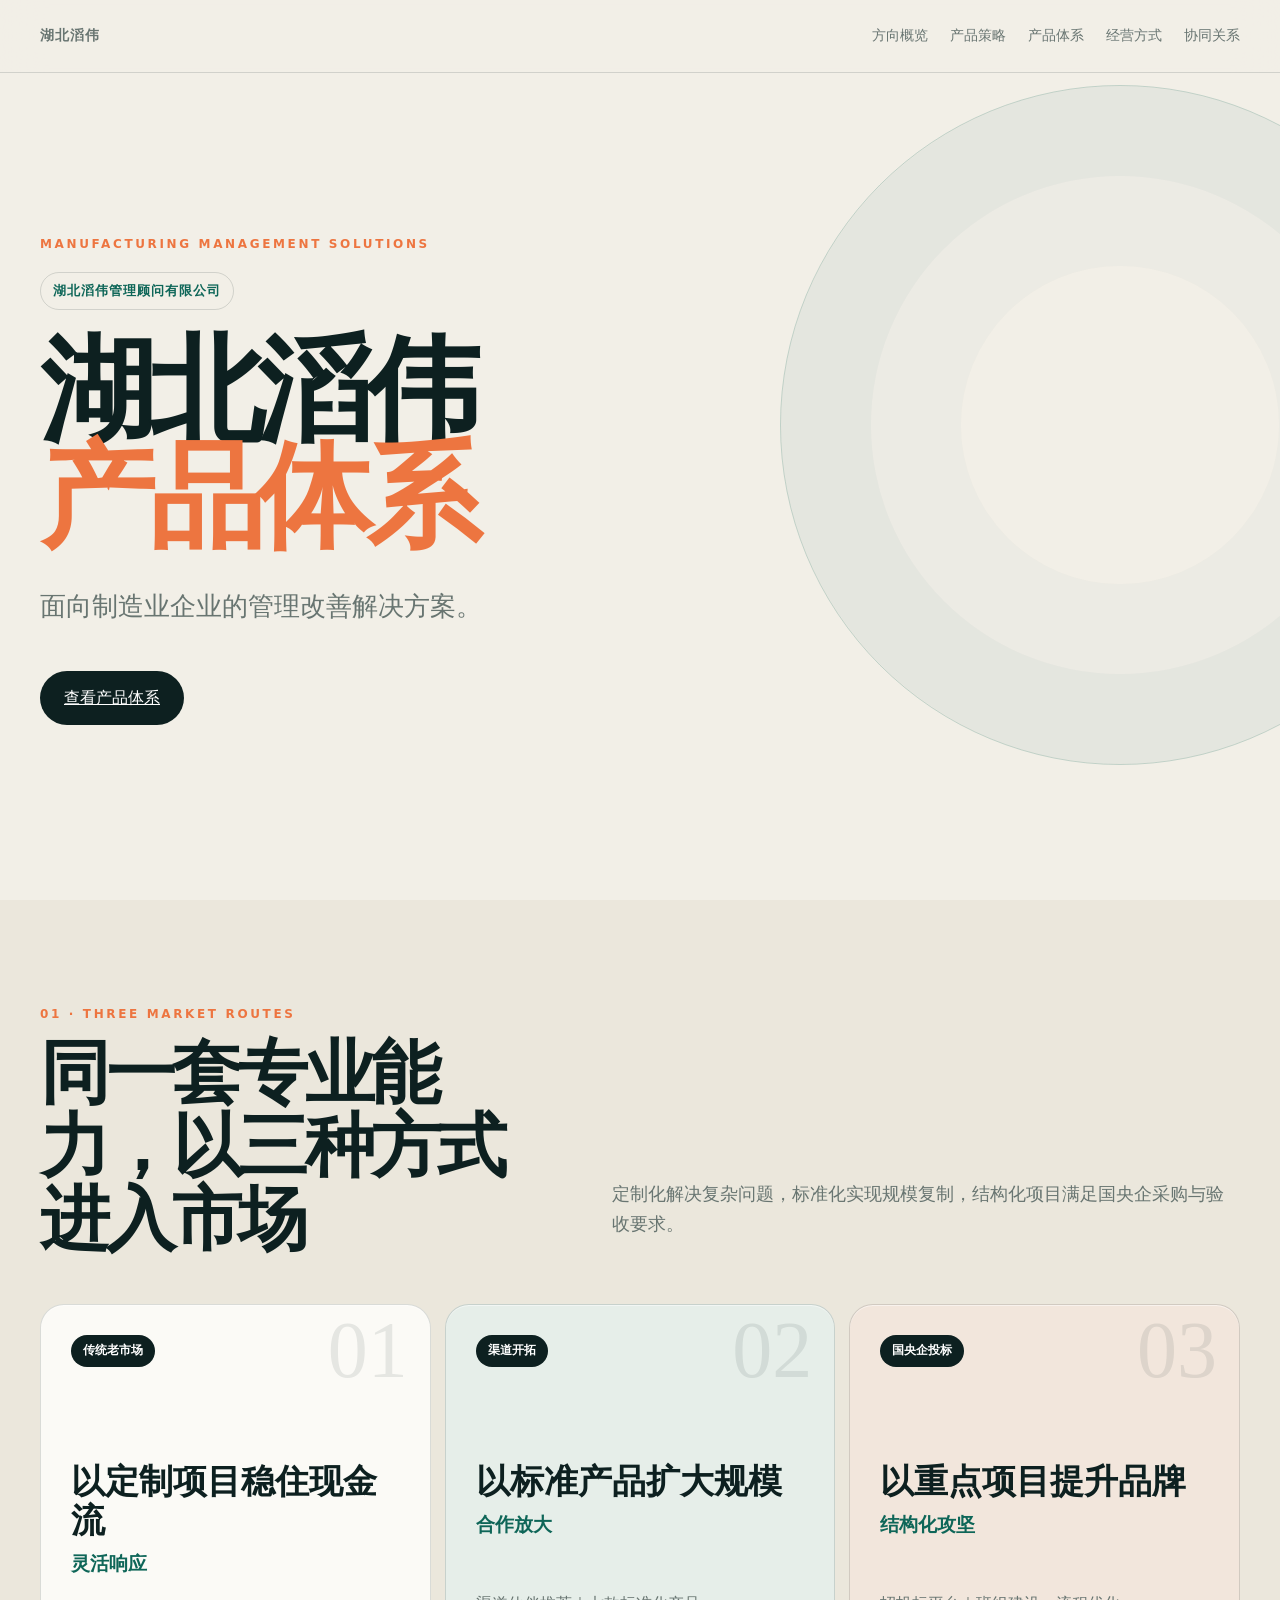
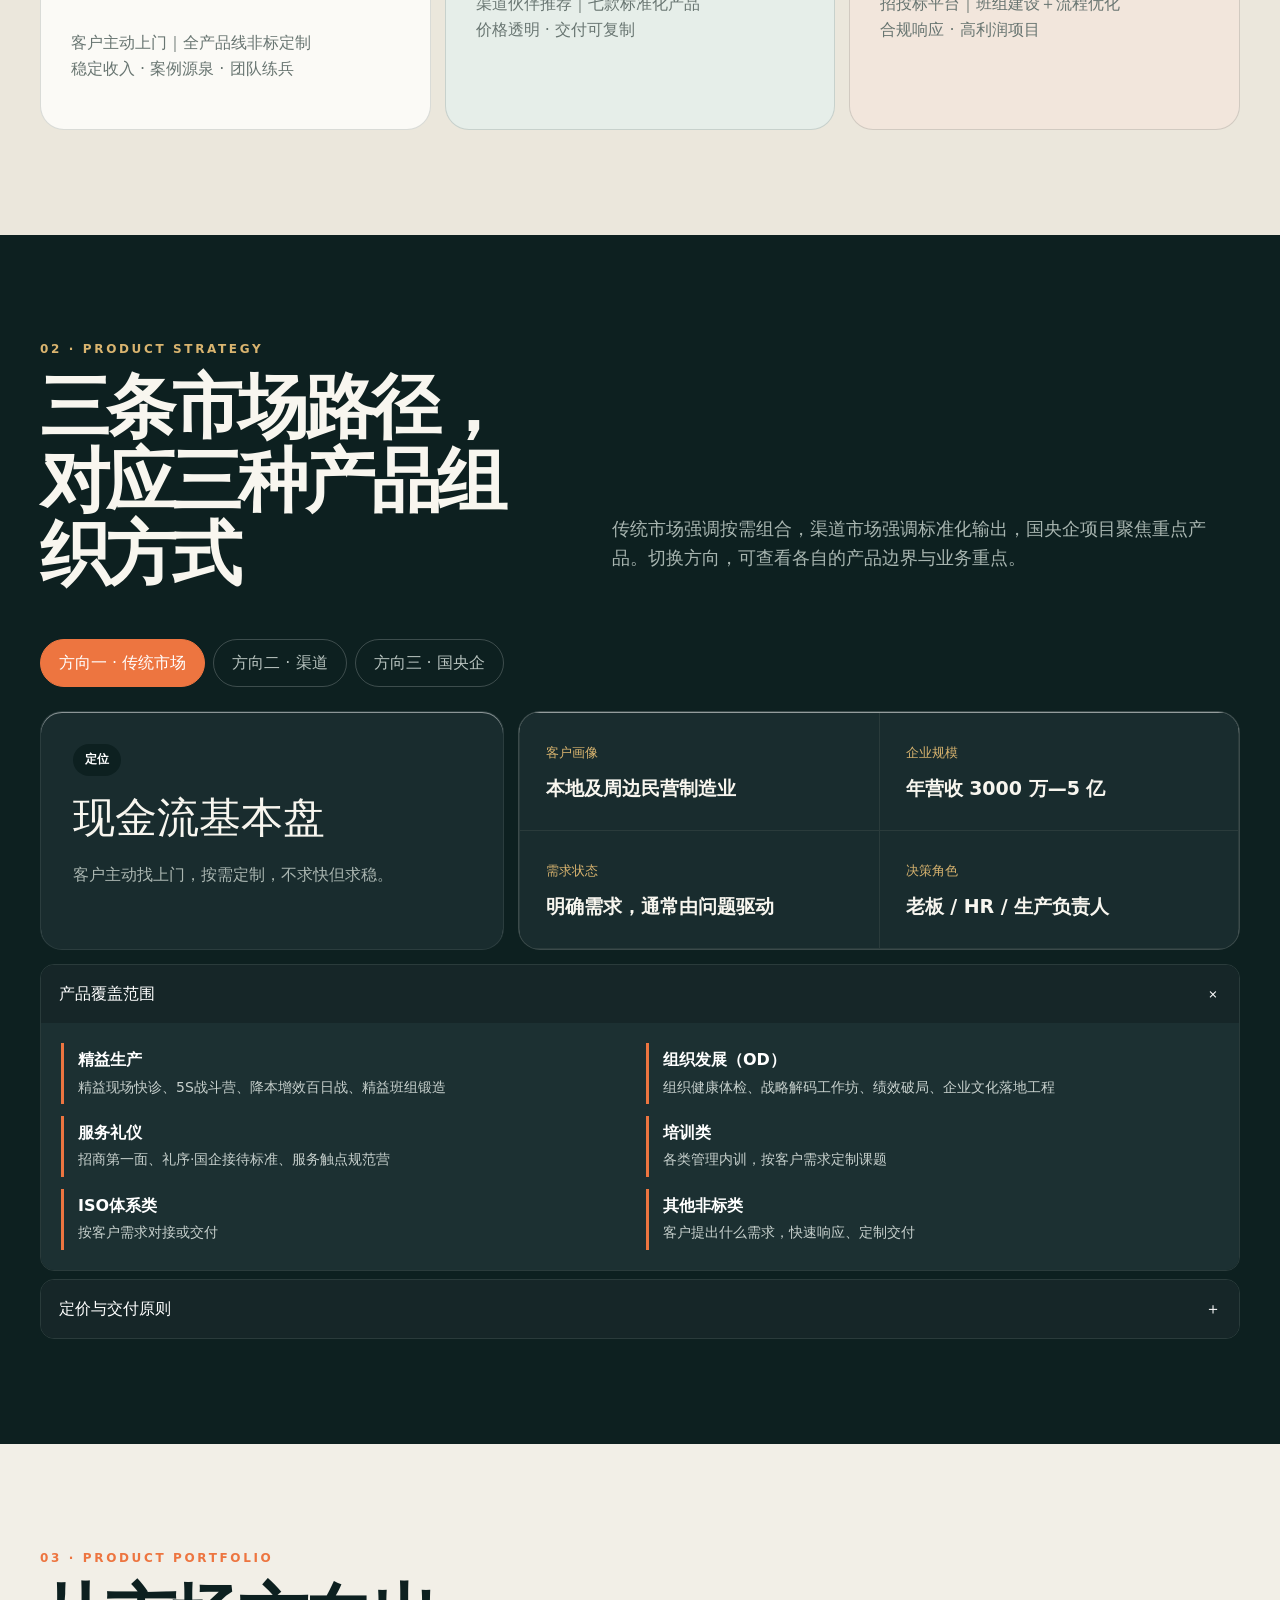
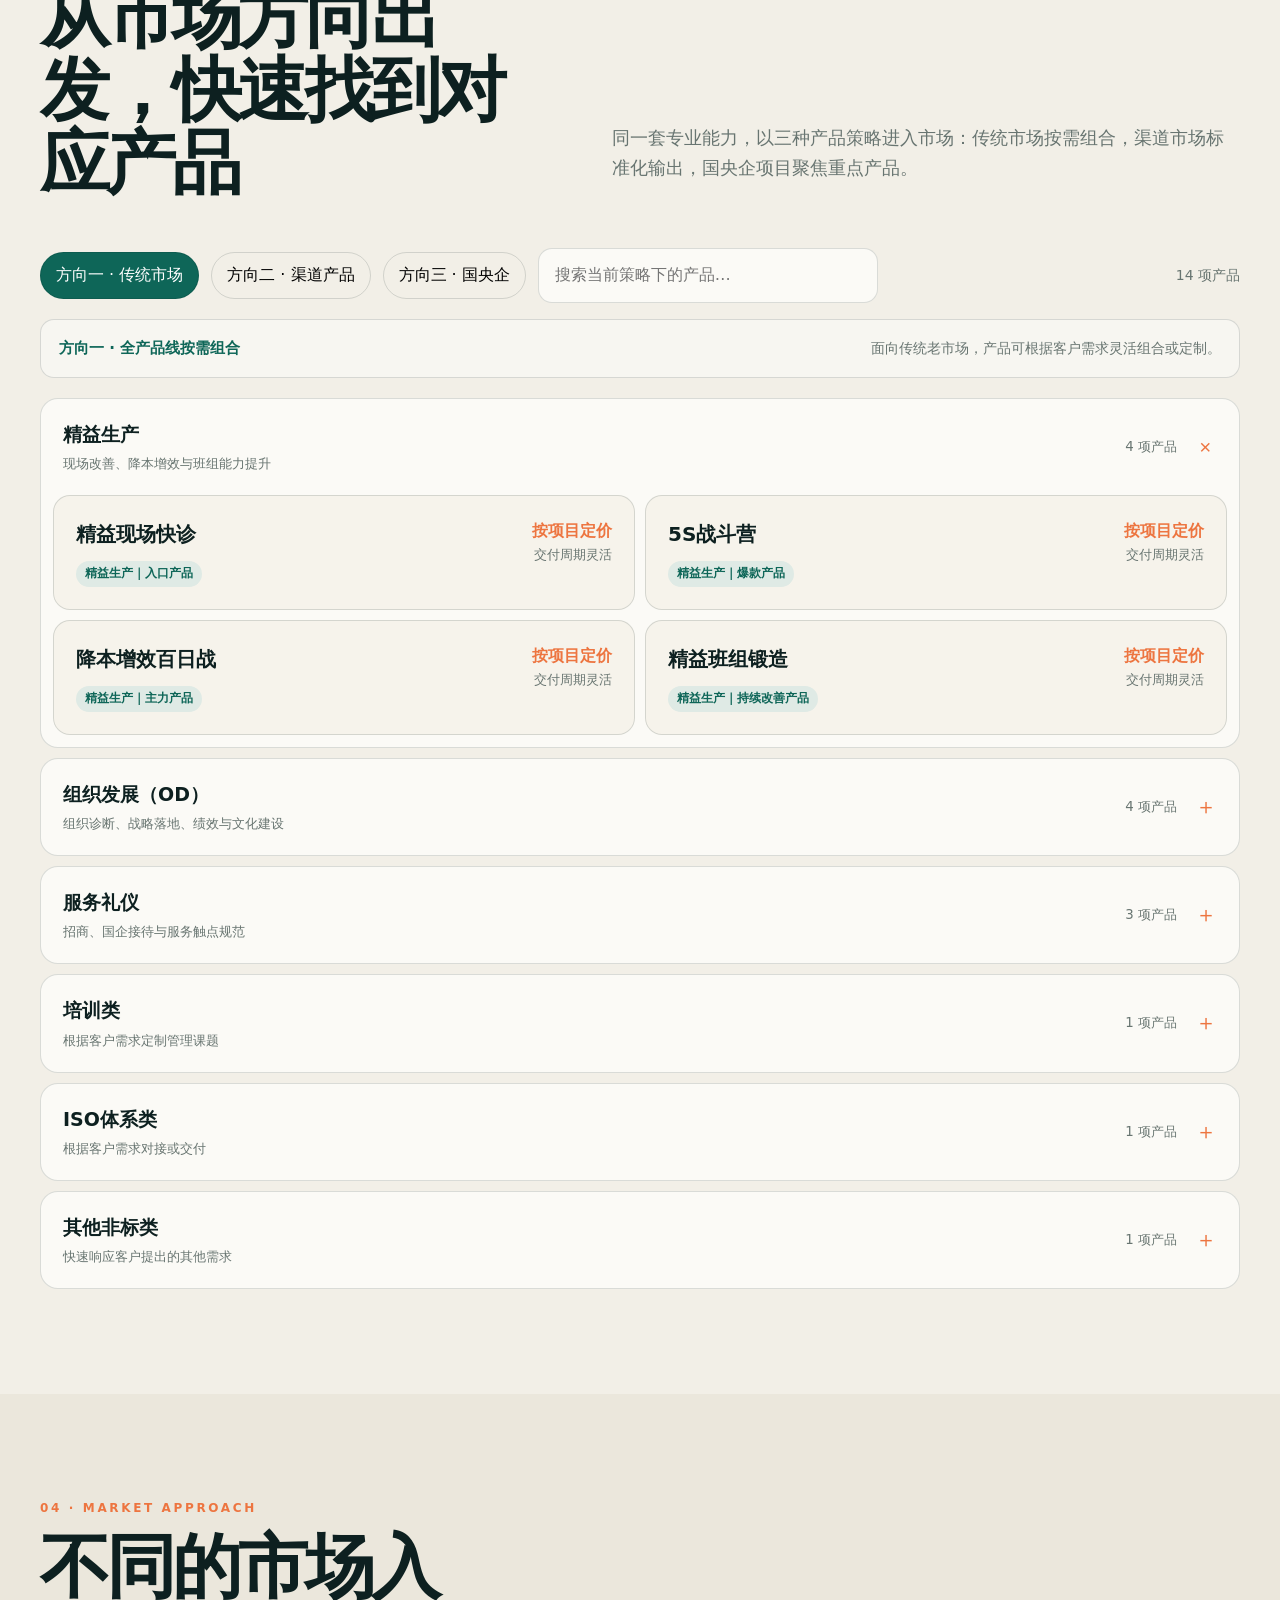
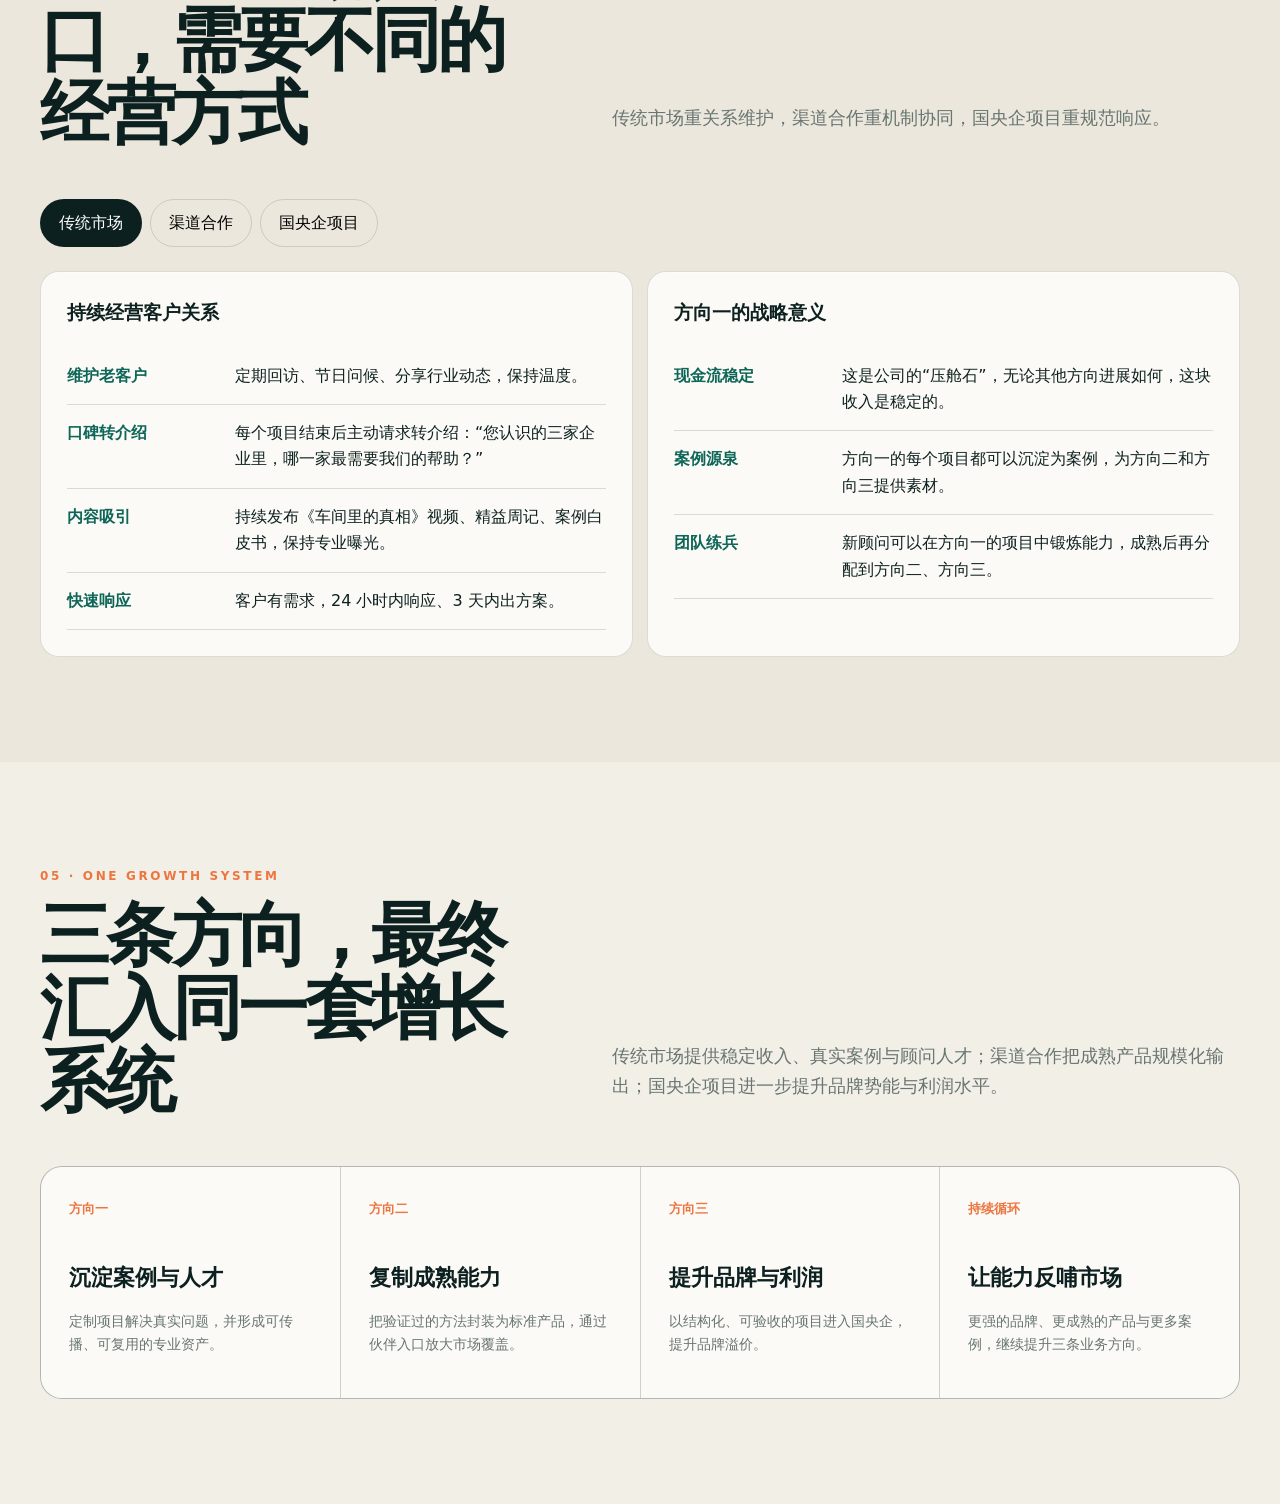
<file: product-training/index.html>
<!doctype html>
<html lang="zh-CN">
  <head>
    <meta charset="utf-8" />
    <meta name="viewport" content="width=device-width,initial-scale=1" />
    <title>湖北滔伟｜产品体系</title>
    <style>
      :root {
        --bg: #f2efe7;
        --paper: #fbfaf6;
        --ink: #0d2020;
        --green: #0e6658;
        --green2: #164b43;
        --mint: #dfeae5;
        --orange: #ed7540;
        --sand: #e7d9c5;
        --muted: #687571;
        --line: rgba(13, 32, 32, 0.14);
        --shadow: 0 30px 90px rgba(13, 32, 32, 0.14);
      }
      * {
        box-sizing: border-box;
      }
      html {
        scroll-behavior: smooth;
      }
      body {
        margin: 0;
        background: var(--bg);
        color: var(--ink);
        font-family: "PingFang SC", "Microsoft YaHei", system-ui, sans-serif;
        line-height: 1.65;
      }
      button,
      input {
        font: inherit;
      }
      button {
        cursor: pointer;
      }
      .shell {
        width: min(1200px, calc(100% - 40px));
        margin: auto;
      }
      .topbar {
        position: fixed;
        z-index: 30;
        inset: 0 0 auto;
        background: rgba(242, 239, 231, 0.83);
        backdrop-filter: blur(20px);
        border-bottom: 1px solid var(--line);
      }
      .nav {
        height: 72px;
        display: flex;
        align-items: center;
        gap: 28px;
      }
      .brand {
        font-weight: 900;
        letter-spacing: 0.08em;
      }
      .navlinks {
        margin-left: auto;
        display: flex;
        gap: 22px;
      }
      .nav a {
        font-size: 14px;
        text-decoration: none;
        color: var(--muted);
      }
      .meter {
        position: absolute;
        bottom: -1px;
        left: 0;
        height: 2px;
        width: 0;
        background: var(--orange);
      }
      .hero {
        min-height: 100svh;
        padding: 150px 0 90px;
        display: grid;
        align-items: center;
        overflow: hidden;
        position: relative;
      }
      .orbit {
        position: absolute;
        width: 680px;
        height: 680px;
        right: -180px;
        top: 85px;
        border: 1px solid rgba(14, 102, 88, 0.22);
        border-radius: 50%;
        box-shadow:
          inset 0 0 0 90px rgba(14, 102, 88, 0.035),
          inset 0 0 0 180px rgba(14, 102, 88, 0.025);
      }
      .kicker {
        color: var(--orange);
        font-size: 12px;
        font-weight: 900;
        letter-spacing: 0.22em;
      }
      .hero h1,
      .display {
        font-family: Georgia, "Songti SC", serif;
        letter-spacing: -0.055em;
      }
      .hero h1 {
        font-size: clamp(60px, 9vw, 126px);
        line-height: 0.92;
        margin: 28px 0 35px;
        max-width: 1000px;
      }
      .hero h1 em {
        font-style: normal;
        color: var(--orange);
      }
      .hero p {
        font-size: clamp(18px, 2vw, 26px);
        color: var(--muted);
        max-width: 760px;
      }
      .actions {
        display: flex;
        gap: 12px;
        margin-top: 44px;
      }
      .btn {
        border: 0;
        border-radius: 999px;
        padding: 14px 24px;
        transition: 0.25s;
      }
      .btn.dark {
        background: var(--ink);
        color: white;
      }
      .btn.line {
        border: 1px solid var(--line);
        background: transparent;
      }
      .btn:hover {
        transform: translateY(-3px);
      }
      .section {
        padding: 105px 0;
      }
      .dark {
        background: var(--ink);
        color: #f8f6ef;
      }
      .head {
        display: grid;
        grid-template-columns: 1fr 1.25fr;
        align-items: end;
        gap: 70px;
        margin-bottom: 48px;
      }
      .head h2 {
        font-size: clamp(40px, 5.5vw, 72px);
        line-height: 1.04;
        margin: 12px 0 0;
      }
      .head p {
        color: var(--muted);
        font-size: 18px;
      }
      .dark .head p {
        color: #a8b5b0;
      }
      .path {
        display: grid;
        grid-template-columns: repeat(4, 1fr);
        gap: 1px;
        background: var(--line);
        border: 1px solid var(--line);
        border-radius: 22px;
        overflow: hidden;
      }
      .path article {
        background: var(--paper);
        padding: 28px;
        min-height: 220px;
      }
      .path small {
        color: var(--orange);
        font-weight: 900;
      }
      .path h3 {
        margin: 38px 0 10px;
        font-size: 22px;
      }
      .path p {
        font-size: 14px;
        color: var(--muted);
      }
      .lab {
        background: var(--paper);
        border-radius: 28px;
        padding: 40px;
        box-shadow: var(--shadow);
      }
      .lab-top {
        display: grid;
        grid-template-columns: 1fr 1fr;
        gap: 34px;
      }
      .choices {
        display: grid;
        gap: 10px;
      }
      .choice {
        border: 1px solid var(--line);
        background: white;
        border-radius: 14px;
        padding: 15px;
        text-align: left;
        transition: 0.2s;
      }
      .choice:hover,
      .choice.active {
        background: var(--green);
        color: white;
        border-color: var(--green);
      }
      .result {
        background: var(--ink);
        color: white;
        border-radius: 20px;
        padding: 30px;
        display: grid;
        align-content: center;
      }
      .result small {
        color: #d6b06e;
      }
      .result h3 {
        font-size: 34px;
        margin: 8px 0;
      }
      .result p {
        color: #b8c3bf;
      }
      .engines {
        display: grid;
        grid-template-columns: repeat(3, 1fr);
        gap: 14px;
      }
      .engine {
        min-height: 410px;
        border-radius: 24px;
        padding: 30px;
        background: var(--paper);
        border: 1px solid var(--line);
        position: relative;
        overflow: hidden;
        transition: 0.35s;
      }
      .engine:nth-child(2) {
        background: #e6eee9;
      }
      .engine:nth-child(3) {
        background: #f2e6dc;
      }
      .engine:hover {
        transform: translateY(-8px);
        box-shadow: var(--shadow);
      }
      .engine .n {
        position: absolute;
        right: 22px;
        top: 0;
        font: 80px Georgia;
        color: rgba(13, 32, 32, 0.09);
      }
      .label {
        display: inline-block;
        background: var(--ink);
        color: white;
        border-radius: 999px;
        padding: 6px 12px;
        font-size: 12px;
        font-weight: 800;
      }
      .engine h3 {
        font-size: 34px;
        line-height: 1.15;
        margin: 95px 0 8px;
      }
      .engine b {
        color: var(--green);
        font-size: 19px;
      }
      .engine p {
        margin-top: 50px;
        color: var(--muted);
      }
      .tabs {
        display: flex;
        gap: 8px;
        flex-wrap: wrap;
        margin-bottom: 24px;
      }
      .tab {
        border: 1px solid rgba(255, 255, 255, 0.2);
        color: #b8c3bf;
        background: transparent;
        border-radius: 999px;
        padding: 10px 18px;
      }
      .tab.active {
        background: var(--orange);
        border-color: var(--orange);
        color: white;
      }
      .panel {
        display: none;
      }
      .panel.active {
        display: block;
        animation: rise 0.35s ease;
      }
      @keyframes rise {
        from {
          opacity: 0;
          transform: translateY(10px);
        }
        to {
          opacity: 1;
          transform: none;
        }
      }
      .summary {
        display: grid;
        grid-template-columns: 0.9fr 1.4fr;
        gap: 14px;
      }
      .statement,
      .facts {
        background: #192c2e;
        border: 1px solid rgba(255, 255, 255, 0.08);
        border-radius: 22px;
        padding: 32px;
      }
      .statement h3 {
        font:
          42px/1.18 Georgia,
          "Songti SC",
          serif;
        margin: 18px 0;
      }
      .statement p {
        color: #aab6b1;
      }
      .facts {
        display: grid;
        grid-template-columns: repeat(2, 1fr);
        gap: 1px;
        padding: 1px;
        overflow: hidden;
        background: rgba(255, 255, 255, 0.12);
      }
      .fact {
        background: #192c2e;
        padding: 26px;
      }
      .fact small {
        color: #d9b46f;
      }
      .fact strong {
        display: block;
        font-size: 19px;
        margin-top: 7px;
      }
      .accordion {
        margin-top: 14px;
        display: grid;
        gap: 8px;
      }
      .acc {
        border: 1px solid rgba(255, 255, 255, 0.12);
        border-radius: 14px;
        overflow: hidden;
      }
      .acc button {
        width: 100%;
        border: 0;
        background: #162628;
        color: white;
        padding: 16px 18px;
        text-align: left;
        display: flex;
        justify-content: space-between;
      }
      .acc .content {
        display: none;
        padding: 20px;
        background: #1c3032;
        color: #c7d0cd;
      }
      .acc.open .content {
        display: block;
      }
      .content-grid {
        display: grid;
        grid-template-columns: repeat(2, 1fr);
        gap: 12px;
      }
      .mini {
        border-left: 3px solid var(--orange);
        padding: 4px 0 4px 14px;
      }
      .mini b {
        display: block;
        color: white;
      }
      .mini span {
        font-size: 14px;
      }
      .toolbar {
        display: flex;
        gap: 12px;
        align-items: center;
        margin-bottom: 20px;
        flex-wrap: wrap;
      }
      .search {
        width: 340px;
        max-width: 100%;
        padding: 13px 16px;
        border: 1px solid var(--line);
        background: var(--paper);
        border-radius: 14px;
        outline: none;
      }
      .filter {
        border: 1px solid var(--line);
        background: transparent;
        border-radius: 999px;
        padding: 9px 15px;
      }
      .filter.active {
        background: var(--green);
        color: white;
      }
      .products {
        display: grid;
        grid-template-columns: repeat(2, 1fr);
        gap: 12px;
      }
      .product {
        background: var(--paper);
        border: 1px solid var(--line);
        border-radius: 17px;
        padding: 22px;
        display: grid;
        grid-template-columns: 1fr auto;
        gap: 15px;
        transition: 0.25s;
      }
      .product:hover {
        transform: translateY(-3px);
        border-color: var(--green);
      }
      .product h4 {
        margin: 0;
        font-size: 20px;
      }
      .product p {
        margin: 5px 0 0;
        color: var(--muted);
        font-size: 14px;
      }
      .price {
        text-align: right;
        color: var(--orange);
        font-weight: 900;
      }
      .price small {
        display: block;
        color: var(--muted);
        font-weight: 400;
      }
      .play-tabs {
        display: flex;
        gap: 8px;
        flex-wrap: wrap;
        margin-bottom: 24px;
      }
      .play-tab {
        border: 1px solid var(--line);
        background: transparent;
        border-radius: 999px;
        padding: 10px 18px;
      }
      .play-tab.active {
        background: var(--ink);
        color: white;
      }
      .play-panel {
        display: none;
      }
      .play-panel.active {
        display: block;
      }
      .grid2 {
        display: grid;
        grid-template-columns: repeat(2, 1fr);
        gap: 14px;
      }
      .card {
        background: var(--paper);
        border: 1px solid var(--line);
        border-radius: 19px;
        padding: 26px;
      }
      .card h3 {
        margin-top: 0;
      }
      .list {
        display: grid;
        gap: 0;
      }
      .row {
        display: grid;
        grid-template-columns: 150px 1fr;
        gap: 18px;
        padding: 15px 0;
        border-bottom: 1px solid var(--line);
      }
      .row b {
        color: var(--green);
      }
      .timeline {
        display: grid;
        grid-template-columns: repeat(4, 1fr);
        gap: 1px;
        background: var(--line);
        border: 1px solid var(--line);
        border-radius: 18px;
        overflow: hidden;
      }
      .timeline div {
        background: var(--paper);
        padding: 24px;
        min-height: 190px;
      }
      .timeline b {
        font-size: 12px;
        color: var(--orange);
      }
      .timeline h4 {
        font-size: 21px;
        margin: 30px 0 8px;
      }
      .quote {
        background: var(--green);
        color: white;
        border-radius: 22px;
        padding: 32px;
        font-size: 18px;
      }
      .quote strong {
        display: block;
        color: #d9b46f;
        margin-bottom: 15px;
      }
      .matrix {
        display: grid;
        grid-template-columns: 1.25fr repeat(3, 1fr);
        border-left: 1px solid var(--line);
        border-top: 1px solid var(--line);
      }
      .matrix > * {
        padding: 16px;
        border-right: 1px solid var(--line);
        border-bottom: 1px solid var(--line);
        background: var(--paper);
      }
      .matrix .mh {
        background: var(--ink);
        color: white;
        font-weight: 800;
      }
      .best {
        color: var(--green);
        font-weight: 900;
      }
      .quiz {
        background: var(--green);
        color: white;
        border-radius: 28px;
        padding: 50px;
      }
      .quiz h2 {
        font-size: 42px;
        margin: 0 0 28px;
      }
      .scenario {
        font-size: 21px;
        max-width: 850px;
      }
      .answers {
        display: flex;
        gap: 10px;
        flex-wrap: wrap;
        margin-top: 25px;
      }
      .ans {
        border: 1px solid rgba(255, 255, 255, 0.32);
        background: transparent;
        color: white;
        border-radius: 999px;
        padding: 12px 18px;
      }
      .feedback {
        margin-top: 20px;
        color: #f3d39a;
        min-height: 30px;
      }
      .actions-list {
        display: grid;
        grid-template-columns: repeat(4, 1fr);
        gap: 10px;
        margin-top: 36px;
      }
      .act {
        background: rgba(255, 255, 255, 0.1);
        border: 1px solid rgba(255, 255, 255, 0.15);
        border-radius: 14px;
        padding: 16px;
      }
      .act input {
        accent-color: var(--orange);
      }
      .top {
        position: fixed;
        right: 24px;
        bottom: 24px;
        width: 46px;
        height: 46px;
        border: 0;
        border-radius: 50%;
        background: var(--ink);
        color: white;
        opacity: 0;
        transition: 0.2s;
      }
      .top.show {
        opacity: 1;
      }
      .detail-note {
        margin-top: 14px;
        padding: 18px 20px;
        border-radius: 14px;
        background: #f0ece2;
        color: var(--muted);
        font-size: 14px;
      }
      .language-panel {
        margin-top: 14px;
        background: var(--green);
        color: white;
        border-radius: 22px;
        padding: 30px;
      }
      .language-panel h3 {
        margin: 6px 0 10px;
        font-size: 26px;
      }
      .language-panel p {
        margin: 0 0 20px;
        color: #dce9e5;
      }
      .language-grid {
        display: grid;
        grid-template-columns: repeat(2, 1fr);
        gap: 1px;
        background: rgba(255, 255, 255, 0.22);
        border: 1px solid rgba(255, 255, 255, 0.16);
        border-radius: 14px;
        overflow: hidden;
      }
      .language-item {
        background: var(--green);
        padding: 20px;
      }
      .language-item b {
        display: block;
        color: #f2d39e;
        margin-bottom: 6px;
      }
      .count {
        margin-left: auto;
        color: var(--muted);
        font-size: 14px;
      }
      .strategy-intro {
        display: flex;
        justify-content: space-between;
        gap: 20px;
        align-items: center;
        margin: -4px 0 20px;
        padding: 16px 18px;
        border: 1px solid var(--line);
        border-radius: 14px;
        background: rgba(255, 255, 255, 0.42);
        color: var(--muted);
        font-size: 14px;
      }
      .strategy-intro b {
        color: var(--green);
        font-size: 15px;
      }
      .empty {
        grid-column: 1/-1;
        padding: 42px;
        text-align: center;
        border: 1px dashed var(--line);
        border-radius: 18px;
        color: var(--muted);
      }
      .product {
        position: relative;
        overflow: hidden;
        animation: rise 0.3s ease both;
      }
      .product:before {
        content: "";
        position: absolute;
        left: 0;
        top: 0;
        bottom: 0;
        width: 3px;
        background: var(--green);
        opacity: 0;
        transition: 0.25s;
      }
      .product:hover:before {
        opacity: 1;
      }
      .product .tag {
        display: inline-flex;
        margin-top: 10px;
        padding: 3px 9px;
        border-radius: 999px;
        background: var(--mint);
        color: var(--green);
        font-size: 12px;
        font-weight: 800;
      }
      .filter,
      .tab,
      .play-tab {
        transition: 0.22s;
      }
      .filter:hover,
      .play-tab:hover {
        border-color: var(--green);
        transform: translateY(-1px);
      }
      .tab:hover {
        border-color: rgba(255, 255, 255, 0.55);
        color: white;
      }
      .filter:focus-visible,
      .tab:focus-visible,
      .play-tab:focus-visible,
      .acc button:focus-visible {
        outline: 3px solid rgba(237, 117, 64, 0.45);
        outline-offset: 3px;
      }
      .hero-simple {
        position: relative;
        z-index: 2;
      }
      .hero-simple h1 {
        max-width: 900px;
      }
      .hero-simple p {
        max-width: 560px;
      }
      .direction-board {
        display: grid;
        grid-template-columns: repeat(3, 1fr);
        gap: 14px;
      }
      .direction-card {
        min-height: 520px;
        display: flex;
        flex-direction: column;
        padding: 28px;
        border: 1px solid var(--line);
        border-radius: 26px;
        color: var(--ink);
        text-decoration: none;
        overflow: hidden;
        position: relative;
        transition: 0.35s cubic-bezier(0.2, 0.8, 0.2, 1);
      }
      .direction-card:after {
        content: "";
        position: absolute;
        width: 180px;
        height: 180px;
        right: -90px;
        top: -90px;
        border: 1px solid rgba(13, 32, 32, 0.12);
        border-radius: 50%;
        transition: 0.4s;
      }
      .direction-card:hover {
        transform: translateY(-9px);
        box-shadow: var(--shadow);
      }
      .direction-card:hover:after {
        transform: scale(1.35);
      }
      .d-one {
        background: #f9f7f0;
      }
      .d-two {
        background: #dfeae5;
      }
      .d-three {
        background: #f2e4d8;
      }
      .direction-top {
        display: flex;
        justify-content: space-between;
        align-items: center;
        color: var(--muted);
      }
      .direction-top span {
        color: var(--orange);
        font: 26px Georgia;
      }
      .direction-top small {
        font-size: 10px;
        font-weight: 900;
        letter-spacing: 0.16em;
      }
      .direction-title {
        margin: 74px 0 34px;
      }
      .direction-title p {
        margin: 0;
        color: var(--muted);
        font-size: 13px;
      }
      .direction-title h3 {
        margin: 4px 0 12px;
        font:
          34px/1.15 Georgia,
          "Songti SC",
          serif;
      }
      .direction-title b {
        color: var(--green);
        font-size: 16px;
      }
      .direction-card dl {
        margin: 0;
        border-top: 1px solid var(--line);
      }
      .direction-card dl div {
        display: grid;
        grid-template-columns: 78px 1fr;
        gap: 14px;
        padding: 12px 0;
        border-bottom: 1px solid var(--line);
      }
      .direction-card dt {
        color: var(--muted);
        font-size: 12px;
      }
      .direction-card dd {
        margin: 0;
        font-size: 14px;
        font-weight: 700;
      }
      .direction-go {
        margin-top: auto;
        padding-top: 28px;
        display: flex;
        justify-content: space-between;
        align-items: center;
        color: var(--green);
        font-size: 13px;
        font-weight: 800;
      }
      .direction-go i {
        display: grid;
        place-items: center;
        width: 34px;
        height: 34px;
        border-radius: 50%;
        background: var(--ink);
        color: white;
        font-style: normal;
        transition: 0.25s;
      }
      .direction-card:hover .direction-go i {
        transform: rotate(45deg);
        background: var(--orange);
      }
      .navlinks a {
        position: relative;
        transition: color 0.22s;
      }
      .navlinks a:after {
        content: "";
        position: absolute;
        left: 0;
        right: 100%;
        bottom: -8px;
        height: 2px;
        background: var(--orange);
        transition: 0.25s;
      }
      .navlinks a:hover,
      .navlinks a.current {
        color: var(--ink);
      }
      .navlinks a.current:after {
        right: 0;
      }
      .acc button span {
        transition: transform 0.25s ease;
      }
      .acc.open button span {
        transform: rotate(45deg);
      }
      .card,
      .product,
      .engine,
      .statement,
      .facts {
        box-shadow: 0 1px 0 rgba(255, 255, 255, 0.5) inset;
      }
      .section.reveal-ready .head,
      .section.reveal-ready > .shell > :not(.head) {
        opacity: 0;
        transform: translateY(18px);
        transition:
          opacity 0.6s ease,
          transform 0.6s ease;
      }
      .section.reveal-ready.is-visible .head,
      .section.reveal-ready.is-visible > .shell > :not(.head) {
        opacity: 1;
        transform: none;
      }
      .section.reveal-ready.is-visible > .shell > :not(.head) {
        transition-delay: 0.1s;
      }
      @media (prefers-reduced-motion: reduce) {
        html {
          scroll-behavior: auto;
        }
        *,
        *:before,
        *:after {
          animation-duration: 0.01ms !important;
          transition-duration: 0.01ms !important;
        }
      }
      .hero-layout {
        display: grid;
        grid-template-columns: 1.05fr 0.95fr;
        gap: clamp(40px, 7vw, 100px);
        align-items: center;
      }
      .hero-copy {
        position: relative;
        z-index: 2;
      }
      .hero-copy h1 {
        font-size: clamp(56px, 6.4vw, 92px);
        max-width: 760px;
      }
      .hero-mark {
        display: inline-flex;
        margin-top: 18px;
        padding: 7px 12px;
        border: 1px solid var(--line);
        border-radius: 999px;
        color: var(--green);
        font-size: 13px;
        font-weight: 800;
        letter-spacing: 0.08em;
      }
      .hero-system {
        position: relative;
        z-index: 2;
        padding: 16px;
        border: 1px solid rgba(13, 32, 32, 0.12);
        border-radius: 28px;
        background: rgba(251, 250, 246, 0.76);
        box-shadow: 0 36px 100px rgba(13, 32, 32, 0.16);
        backdrop-filter: blur(18px);
      }
      .system-top,
      .system-foot {
        display: flex;
        justify-content: space-between;
        align-items: center;
        padding: 10px 12px 18px;
      }
      .system-top span {
        color: var(--orange);
        font-size: 11px;
        font-weight: 900;
        letter-spacing: 0.2em;
      }
      .system-top b {
        font-size: 13px;
        color: var(--muted);
      }
      .system-row {
        display: grid;
        grid-template-columns: 42px 1fr auto;
        gap: 14px;
        align-items: center;
        padding: 21px 16px;
        border-top: 1px solid var(--line);
        color: var(--ink);
        text-decoration: none;
        transition: 0.25s;
      }
      .system-row:hover {
        background: var(--ink);
        color: white;
        border-radius: 16px;
        transform: translateX(-6px);
      }
      .system-row i {
        color: var(--orange);
        font: 18px Georgia;
      }
      .system-row b,
      .system-row small {
        display: block;
      }
      .system-row small {
        color: var(--muted);
        margin-top: 3px;
      }
      .system-row:hover small {
        color: #afbbb7;
      }
      .system-row em {
        color: var(--green);
        font-size: 12px;
        font-style: normal;
        font-weight: 900;
      }
      .system-row:hover em {
        color: #efb78b;
      }
      .system-foot {
        padding: 18px 12px 8px;
        color: var(--muted);
        font-size: 11px;
        letter-spacing: 0.08em;
      }
      .product-groups {
        display: grid;
        gap: 10px;
        grid-column: 1 / -1;
      }
      .product-group {
        border: 1px solid var(--line);
        border-radius: 18px;
        overflow: hidden;
        background: var(--paper);
      }
      .group-toggle {
        width: 100%;
        display: grid;
        grid-template-columns: 1fr auto auto;
        gap: 18px;
        align-items: center;
        padding: 20px 22px;
        border: 0;
        background: transparent;
        color: var(--ink);
        text-align: left;
      }
      .group-toggle b {
        font-size: 19px;
      }
      .group-toggle span b,
      .group-toggle span small {
        display: block;
      }
      .group-toggle span small {
        margin-top: 3px;
      }
      .group-toggle small {
        color: var(--muted);
      }
      .group-toggle i {
        color: var(--orange);
        font-style: normal;
        font-size: 22px;
        transition: 0.25s;
      }
      .product-group.open .group-toggle i {
        transform: rotate(45deg);
      }
      .group-body {
        display: none;
        grid-template-columns: repeat(2, 1fr);
        gap: 10px;
        padding: 0 12px 12px;
      }
      .product-group.open .group-body {
        display: grid;
        animation: rise 0.3s ease;
      }
      .group-body .product {
        box-shadow: none;
        background: #f6f3eb;
      }
      @media (max-width: 850px) {
        .navlinks {
          display: none;
        }
        .head,
        .lab-top,
        .summary,
        .hero-layout {
          grid-template-columns: 1fr;
        }
        .hero-system {
          max-width: 680px;
        }
        .path,
        .timeline,
        .actions-list {
          grid-template-columns: 1fr 1fr;
        }
        .engines,
        .direction-board,
        .products,
        .grid2 {
          grid-template-columns: 1fr;
        }
        .direction-card {
          min-height: 430px;
        }
        .content-grid,
        .group-body,
        .language-grid {
          grid-template-columns: 1fr;
        }
        .speech-parts {
          grid-template-columns: 1fr 1fr;
        }
        .hero {
          min-height: 850px;
        }
        .orbit {
          opacity: 0.4;
        }
        .section {
          padding: 75px 0;
        }
      }
      @media (max-width: 520px) {
        .shell {
          width: calc(100% - 24px);
        }
        .path,
        .timeline,
        .actions-list,
        .speech-parts {
          grid-template-columns: 1fr;
        }
        .hero h1 {
          font-size: 58px;
        }
        .head h2 {
          font-size: 42px;
        }
        .lab {
          padding: 24px;
        }
        .matrix {
          font-size: 12px;
          overflow: auto;
        }
        .matrix > * {
          padding: 10px;
        }
        .row {
          grid-template-columns: 1fr;
          gap: 4px;
        }
        .system-row {
          grid-template-columns: 34px 1fr;
        }
        .system-row em {
          display: none;
        }
        .strategy-intro {
          align-items: flex-start;
          flex-direction: column;
        }
      }
    </style>
  </head>
  <body>
    <nav class="topbar">
      <div class="shell nav">
        <a class="brand" href="#home">湖北滔伟</a>
        <div class="navlinks">
          <a href="#routes">方向概览</a><a href="#directions">产品策略</a
          ><a href="#products">产品体系</a><a href="#playbook">经营方式</a
          ><a href="#synergy">协同关系</a>
        </div>
      </div>
      <div class="meter" id="meter"></div>
    </nav>
    <main>
      <section class="hero" id="home">
        <div class="orbit"></div>
        <div class="shell hero-simple">
          <div class="kicker">MANUFACTURING MANAGEMENT SOLUTIONS</div>
          <div class="hero-mark">湖北滔伟管理顾问有限公司</div>
          <h1>湖北滔伟<br /><em>产品体系</em></h1>
          <p>面向制造业企业的管理改善解决方案。</p>
          <div class="actions">
            <a class="btn dark" href="#routes">查看产品体系</a>
          </div>
        </div>
      </section>
      <section class="section" id="routes" style="background: #ebe7dc">
        <div class="shell">
          <div class="head">
            <div>
              <div class="kicker">01 · THREE MARKET ROUTES</div>
              <h2 class="display">同一套专业能力，以三种方式进入市场</h2>
            </div>
            <p>
              定制化解决复杂问题，标准化实现规模复制，结构化项目满足国央企采购与验收要求。
            </p>
          </div>
          <div class="engines">
            <article class="engine">
              <span class="n">01</span><span class="label">传统老市场</span>
              <h3>以定制项目稳住现金流</h3>
              <b>灵活响应</b>
              <p>
                客户主动上门｜全产品线非标定制<br />稳定收入 · 案例源泉 ·
                团队练兵
              </p>
            </article>
            <article class="engine">
              <span class="n">02</span><span class="label">渠道开拓</span>
              <h3>以标准产品扩大规模</h3>
              <b>合作放大</b>
              <p>渠道伙伴推荐｜七款标准化产品<br />价格透明 · 交付可复制</p>
            </article>
            <article class="engine">
              <span class="n">03</span><span class="label">国央企投标</span>
              <h3>以重点项目提升品牌</h3>
              <b>结构化攻坚</b>
              <p>招投标平台｜班组建设＋流程优化<br />合规响应 · 高利润项目</p>
            </article>
          </div>
        </div>
      </section>
      <section class="section dark" id="directions">
        <div class="shell">
          <div class="head">
            <div>
              <div class="kicker" style="color: #d9b46f">
                02 · PRODUCT STRATEGY
              </div>
              <h2 class="display">三条市场路径，对应三种产品组织方式</h2>
            </div>
            <p>
              传统市场强调按需组合，渠道市场强调标准化输出，国央企项目聚焦重点产品。切换方向，可查看各自的产品边界与业务重点。
            </p>
          </div>
          <div class="tabs">
            <button class="tab active" data-tab="d1">方向一 · 传统市场</button
            ><button class="tab" data-tab="d2">方向二 · 渠道</button
            ><button class="tab" data-tab="d3">方向三 · 国央企</button>
          </div>
          <div class="panel active" id="d1">
            <div class="summary">
              <div class="statement">
                <span class="label">定位</span>
                <h3>现金流基本盘</h3>
                <p>客户主动找上门，按需定制，不求快但求稳。</p>
              </div>
              <div class="facts">
                <div class="fact">
                  <small>客户画像</small><strong>本地及周边民营制造业</strong>
                </div>
                <div class="fact">
                  <small>企业规模</small><strong>年营收 3000 万—5 亿</strong>
                </div>
                <div class="fact">
                  <small>需求状态</small
                  ><strong>明确需求，通常由问题驱动</strong>
                </div>
                <div class="fact">
                  <small>决策角色</small><strong>老板 / HR / 生产负责人</strong>
                </div>
              </div>
            </div>
            <div class="accordion">
              <div class="acc open">
                <button>产品覆盖范围 <span>＋</span></button>
                <div class="content">
                  <div class="content-grid">
                    <div class="mini">
                      <b>精益生产</b
                      ><span
                        >精益现场快诊、5S战斗营、降本增效百日战、精益班组锻造</span
                      >
                    </div>
                    <div class="mini">
                      <b>组织发展（OD）</b
                      ><span
                        >组织健康体检、战略解码工作坊、绩效破局、企业文化落地工程</span
                      >
                    </div>
                    <div class="mini">
                      <b>服务礼仪</b
                      ><span
                        >招商第一面、礼序·国企接待标准、服务触点规范营</span
                      >
                    </div>
                    <div class="mini">
                      <b>培训类</b><span>各类管理内训，按客户需求定制课题</span>
                    </div>
                    <div class="mini">
                      <b>ISO体系类</b><span>按客户需求对接或交付</span>
                    </div>
                    <div class="mini">
                      <b>其他非标类</b
                      ><span>客户提出什么需求，快速响应、定制交付</span>
                    </div>
                  </div>
                </div>
              </div>
              <div class="acc">
                <button>定价与交付原则 <span>＋</span></button>
                <div class="content">
                  <div class="content-grid">
                    <div class="mini">
                      <b>定价原则</b
                      ><span
                        >按项目定价，一事一议；参考标准产品价格区间，根据客户规模、项目复杂度、老师投入天数浮动；老客户适当优惠。</span
                      >
                    </div>
                    <div class="mini">
                      <b>交付原则</b
                      ><span
                        >老师团队按项目制交付；一对一服务，高度定制；周期从几天到几个月不等。</span
                      >
                    </div>
                  </div>
                </div>
              </div>
            </div>
          </div>
          <div class="panel" id="d2">
            <div class="summary">
              <div class="statement">
                <span class="label">定位</span>
                <h3>规模化放大器</h3>
                <p>通过渠道伙伴放大销售能力，自己专注交付。</p>
              </div>
              <div class="facts">
                <div class="fact">
                  <small>客户入口</small><strong>渠道伙伴推荐</strong>
                </div>
                <div class="fact">
                  <small>产品形态</small><strong>七款标准化产品</strong>
                </div>
                <div class="fact">
                  <small>销售方式</small><strong>渠道合作＋标准化交付</strong>
                </div>
                <div class="fact">
                  <small>核心目标</small><strong>放大销量、降低获客成本</strong>
                </div>
              </div>
            </div>
            <div class="accordion">
              <div class="acc open">
                <button>七款标准产品｜精益＋OD 双线输出 <span>＋</span></button>
                <div class="content">
                  <div class="content-grid">
                    <div class="mini">
                      <b>01 · 精益现场快诊</b><span>1.98万—2.98万｜3天</span>
                    </div>
                    <div class="mini">
                      <b>02 · 5S战斗营</b
                      ><span>4.98万—6.98万｜5天＋21天固化</span>
                    </div>
                    <div class="mini">
                      <b>03 · 降本增效百日战</b><span>12.8万—19.8万｜12周</span>
                    </div>
                    <div class="mini">
                      <b>04 · 精益班组锻造</b><span>6.98万—9.98万｜3个月</span>
                    </div>
                    <div class="mini">
                      <b>05 · 组织健康体检</b><span>4.98万—7.98万｜2周</span>
                    </div>
                    <div class="mini">
                      <b>06 · 战略解码工作坊</b><span>8.98万—13.8万｜2周</span>
                    </div>
                    <div class="mini">
                      <b>07 · 绩效破局</b><span>9.98万—16.8万｜6—8周</span>
                    </div>
                  </div>
                </div>
              </div>
              <div class="acc">
                <button>标准产品的四项优势 <span>＋</span></button>
                <div class="content">
                  <div class="content-grid">
                    <div class="mini">
                      <b>价格透明</b
                      ><span>渠道容易向客户报价，减少反复沟通与议价时间</span>
                    </div>
                    <div class="mini">
                      <b>交付标准</b
                      ><span>客户所得清晰，交付可复制、质量可控</span>
                    </div>
                    <div class="mini">
                      <b>周期明确</b
                      ><span>客户清楚交付时间，也便于规划老师时间</span>
                    </div>
                    <div class="mini">
                      <b>口碑可预期</b
                      ><span>渠道伙伴敢于推荐，减少项目售后风险</span>
                    </div>
                  </div>
                </div>
              </div>
              <div class="acc">
                <button>渠道伙伴｜五类合作对象 <span>＋</span></button>
                <div class="content">
                  <div class="content-grid">
                    <div class="mini">
                      <b>惠企公司</b
                      ><span
                        >各地中小企业服务中心、惠企政策服务机构；有企业资源，需要专业服务商交付</span
                      >
                    </div>
                    <div class="mini">
                      <b>软件公司</b
                      ><span
                        >ERP、MES、OA、HR SaaS
                        厂商；客户实施软件时发现流程乱，需要先做管理梳理</span
                      >
                    </div>
                    <div class="mini">
                      <b>人力资源公司</b
                      ><span
                        >猎头、劳务派遣、HR 外包公司；有企业 HR
                        资源，可推荐组织发展类项目</span
                      >
                    </div>
                    <div class="mini">
                      <b>培训公司</b
                      ><span
                        >管理培训机构、商学院；有企业培训预算，可延伸咨询项目</span
                      >
                    </div>
                    <div class="mini">
                      <b>行业协会</b
                      ><span
                        >制造业各行业协会；有会员企业资源，可联合提供服务</span
                      >
                    </div>
                  </div>
                </div>
              </div>
            </div>
          </div>
          <div class="panel" id="d3">
            <div class="summary">
              <div class="statement">
                <span class="label">定位</span>
                <h3>品牌与利润增长极</h3>
                <p>通过国央企项目提升品牌溢价，获取高利润项目。</p>
              </div>
              <div class="facts">
                <div class="fact">
                  <small>客户</small><strong>制造业国央企及子公司</strong>
                </div>
                <div class="fact">
                  <small>需求</small><strong>班组、流程、人员培训</strong>
                </div>
                <div class="fact">
                  <small>来源</small><strong>招投标平台</strong>
                </div>
                <div class="fact">
                  <small>主品</small><strong>班组建设＋流程优化</strong>
                </div>
              </div>
            </div>
            <div class="accordion">
              <div class="acc open">
                <button>产品与价格区间 <span>＋</span></button>
                <div class="content">
                  <div class="content-grid">
                    <div class="mini">
                      <b>班组建设｜10万—30万＋</b
                      ><span
                        >胜任力特训营、老带教计划、5S战斗营、标准化作业、改善提案系统、五星班组创建</span
                      >
                    </div>
                    <div class="mini">
                      <b>流程优化｜15万—50万＋</b
                      ><span
                        >跨部门流程梳理与优化、审批效率提升、制度标准化</span
                      >
                    </div>
                    <div class="mini">
                      <b>人员培训｜5万—20万</b
                      ><span>管理能力提升、精益意识培训、内训师培养等</span>
                    </div>
                  </div>
                </div>
              </div>
              <div class="acc">
                <button>为什么聚焦班组建设与流程优化 <span>＋</span></button>
                <div class="content">
                  <div class="content-grid">
                    <div class="mini">
                      <b>政策导向明确</b
                      ><span>国资委要求加强班组建设、提升基础管理水平</span>
                    </div>
                    <div class="mini">
                      <b>合规风险较低</b
                      ><span>不涉及核心经营数据，不触碰安全、环保红线</span>
                    </div>
                    <div class="mini">
                      <b>竞品相对较少</b
                      ><span>大型咨询公司通常聚焦战略与组织变革</span>
                    </div>
                    <div class="mini">
                      <b>专业能力匹配</b
                      ><span>精益经验可直接转化为班组和流程工具</span>
                    </div>
                    <div class="mini">
                      <b>可模块化交付</b
                      ><span>适合招投标的结构化与可验收要求</span>
                    </div>
                  </div>
                </div>
              </div>
            </div>
          </div>
        </div>
      </section>
      <section class="section" id="products">
        <div class="shell">
          <div class="head">
            <div>
              <div class="kicker">03 · PRODUCT PORTFOLIO</div>
              <h2 class="display">从市场方向出发，快速找到对应产品</h2>
            </div>
            <p>
              同一套专业能力，以三种产品策略进入市场：传统市场按需组合，渠道市场标准化输出，国央企项目聚焦重点产品。
            </p>
          </div>
          <div class="toolbar" role="tablist" aria-label="产品策略">
            <button class="filter active" data-filter="traditional">
              方向一 · 传统市场</button
            ><button class="filter" data-filter="channel">
              方向二 · 渠道产品</button
            ><button class="filter" data-filter="soe">方向三 · 国央企</button
            ><input
              class="search"
              id="search"
              aria-label="搜索当前策略下的产品"
              placeholder="搜索当前策略下的产品…"
            /><span class="count" id="productCount"></span>
          </div>
          <div class="strategy-intro">
            <b id="strategyTitle"></b><span id="strategyIntro"></span>
          </div>
          <div class="products" id="productGrid" aria-live="polite"></div>
        </div>
      </section>
      <section class="section" id="playbook" style="background: #ebe7dc">
        <div class="shell">
          <div class="head">
            <div>
              <div class="kicker">04 · MARKET APPROACH</div>
              <h2 class="display">不同的市场入口，需要不同的经营方式</h2>
            </div>
            <p>
              传统市场重关系维护，渠道合作重机制协同，国央企项目重规范响应。
            </p>
          </div>
          <div class="play-tabs">
            <button class="play-tab active" data-play="p1">传统市场</button
            ><button class="play-tab" data-play="p2">渠道合作</button
            ><button class="play-tab" data-play="p3">国央企项目</button>
          </div>
          <div class="play-panel active" id="p1">
            <div class="grid2">
              <div class="card">
                <h3>持续经营客户关系</h3>
                <div class="list">
                  <div class="row">
                    <b>维护老客户</b
                    ><span>定期回访、节日问候、分享行业动态，保持温度。</span>
                  </div>
                  <div class="row">
                    <b>口碑转介绍</b
                    ><span
                      >每个项目结束后主动请求转介绍：“您认识的三家企业里，哪一家最需要我们的帮助？”</span
                    >
                  </div>
                  <div class="row">
                    <b>内容吸引</b
                    ><span
                      >持续发布《车间里的真相》视频、精益周记、案例白皮书，保持专业曝光。</span
                    >
                  </div>
                  <div class="row">
                    <b>快速响应</b
                    ><span>客户有需求，24 小时内响应、3 天内出方案。</span>
                  </div>
                </div>
              </div>
              <div class="card">
                <h3>方向一的战略意义</h3>
                <div class="list">
                  <div class="row">
                    <b>现金流稳定</b
                    ><span
                      >这是公司的“压舱石”，无论其他方向进展如何，这块收入是稳定的。</span
                    >
                  </div>
                  <div class="row">
                    <b>案例源泉</b
                    ><span
                      >方向一的每个项目都可以沉淀为案例，为方向二和方向三提供素材。</span
                    >
                  </div>
                  <div class="row">
                    <b>团队练兵</b
                    ><span
                      >新顾问可以在方向一的项目中锻炼能力，成熟后再分配到方向二、方向三。</span
                    >
                  </div>
                </div>
              </div>
            </div>
          </div>
          <div class="play-panel" id="p2">
            <div class="grid2">
              <div class="card">
                <h3>合作模式</h3>
                <div class="list">
                  <div class="row">
                    <b>合作原则</b
                    ><span
                      >渠道伙伴负责前端——客户接洽、商务；湖北滔伟负责后端——交付。</span
                    >
                  </div>
                  <div class="row">
                    <b>利益分配</b
                    ><span
                      >渠道伙伴拿佣金，建议
                      15%—25%，视项目大小和渠道贡献度；湖北滔伟保障交付质量。</span
                    >
                  </div>
                  <div class="row">
                    <b>合作机制</b
                    ><span
                      >签署框架合作协议，明确各自职责、利益分配和项目流程。</span
                    >
                  </div>
                </div>
              </div>
              <div class="card">
                <h3>渠道开拓的打法</h3>
                <div class="list">
                  <div class="row">
                    <b>梳理清单</b
                    ><span>梳理本地渠道伙伴清单，主动拜访，建立合作意向。</span>
                  </div>
                  <div class="row">
                    <b>建立机制</b
                    ><span
                      >签署框架协议，明确合作机制，并为渠道伙伴进行产品培训。</span
                    >
                  </div>
                  <div class="row">
                    <b>跑通项目</b
                    ><span>产生第一批合作项目，跑通渠道合作闭环。</span>
                  </div>
                  <div class="row">
                    <b>持续复盘</b
                    ><span>复盘渠道效果，淘汰低效渠道，发展高效渠道。</span>
                  </div>
                </div>
              </div>
            </div>
            <div class="quote" style="margin-top: 14px">
              <strong>渠道拓展话术模板</strong
              >“XX总，我们是做制造业企业服务的——精益生产这边有现场快诊、5S战斗营、百日战等标准化产品；组织发展这边有健康体检、战略解码、绩效破局等成熟产品。听说您这边服务了很多制造企业，有些客户可能需要现场管理提升、降本增效，或者组织效能优化方面的支持。我们有标准化产品，价格透明、交付周期明确，可以合作——您介绍客户，我们来交付，给您留足够的空间。方便约个时间聊聊吗？”
            </div>
            <div class="detail-note">
              <b>关键提醒：</b
              >佣金及时支付，不绕过渠道直接联系客户；客户归属清晰界定，避免渠道纠纷。
            </div>
          </div>
          <div class="play-panel" id="p3">
            <div class="grid2">
              <div class="card">
                <h3>从入库到差异化竞争</h3>
                <div class="list">
                  <div class="row">
                    <b>01 入库</b
                    ><span
                      >申请进入目标国央企的供应商名录。不入库就无法投标，这是第一步。</span
                    >
                  </div>
                  <div class="row">
                    <b>02 信息获取</b
                    ><span
                      >持续关注目标企业的采购平台、公共资源交易网，第一时间获取招标信息。</span
                    >
                  </div>
                  <div class="row">
                    <b>03 标书响应</b
                    ><span
                      >严格按照招标文件要求撰写技术标＋商务标；格式要求严格，必须逐项响应。</span
                    >
                  </div>
                  <div class="row">
                    <b>04 差异化竞争</b
                    ><span
                      >突出“实战派老师＋本地化服务＋精益专业背景”，在竞标中建立差异化优势。</span
                    >
                  </div>
                </div>
              </div>
              <div class="card">
                <h3>投标竞争力分析</h3>
                <div class="list">
                  <div class="row">
                    <b>大型咨询公司</b
                    ><span
                      >优势：价格更灵活、落地性更强、响应更快；短板：品牌知名度较低。</span
                    >
                  </div>
                  <div class="row">
                    <b>本地小型公司</b
                    ><span
                      >优势：精益专业度更高、老师实战经验更强；短板：客户关系不如他们深。</span
                    >
                  </div>
                  <div class="row">
                    <b>高校 / 研究院所</b
                    ><span>优势：更接地气、更可操作；短板：学术背景较弱。</span>
                  </div>
                </div>
              </div>
            </div>
            <div class="language-panel">
              <div class="kicker" style="color: #f2d39e">PROPOSAL LANGUAGE</div>
              <h3>国央企方案的语言要求</h3>
              <div class="language-grid">
                <div class="language-item">
                  <b>党建融合</b
                  ><span
                    >方案中必须体现“党建＋班建”“党建＋流程”的融合思路。</span
                  >
                </div>
                <div class="language-item">
                  <b>合规保障</b
                  ><span>明确写清数据安全、保密协议、廉洁承诺。</span>
                </div>
                <div class="language-item">
                  <b>验收标准</b><span>每个交付物都要有明确的验收标准。</span>
                </div>
                <div class="language-item">
                  <b>政治站位</b
                  ><span>引用国资委、发改委等政策文件作为依据。</span>
                </div>
              </div>
            </div>
          </div>
        </div>
      </section>
      <section class="section" id="synergy">
        <div class="shell">
          <div class="head">
            <div>
              <div class="kicker">05 · ONE GROWTH SYSTEM</div>
              <h2 class="display">三条方向，最终汇入同一套增长系统</h2>
            </div>
            <p>
              传统市场提供稳定收入、真实案例与顾问人才；渠道合作把成熟产品规模化输出；国央企项目进一步提升品牌势能与利润水平。
            </p>
          </div>
          <div class="path">
            <article>
              <small>方向一</small>
              <h3>沉淀案例与人才</h3>
              <p>定制项目解决真实问题，并形成可传播、可复用的专业资产。</p>
            </article>
            <article>
              <small>方向二</small>
              <h3>复制成熟能力</h3>
              <p>把验证过的方法封装为标准产品，通过伙伴入口放大市场覆盖。</p>
            </article>
            <article>
              <small>方向三</small>
              <h3>提升品牌与利润</h3>
              <p>以结构化、可验收的项目进入国央企，提升品牌溢价。</p>
            </article>
            <article>
              <small>持续循环</small>
              <h3>让能力反哺市场</h3>
              <p>更强的品牌、更成熟的产品与更多案例，继续提升三条业务方向。</p>
            </article>
          </div>
        </div>
      </section>
    </main>
    <button class="top" id="top">↑</button>
    <script>
      document.querySelectorAll(".tab").forEach(
        (b) =>
          (b.onclick = () => {
            document
              .querySelectorAll(".tab,.panel")
              .forEach((x) => x.classList.remove("active"));
            b.classList.add("active");
            document.querySelector("#" + b.dataset.tab).classList.add("active");
          }),
      );
      document.querySelectorAll("[data-open-direction]").forEach((card) => {
        card.addEventListener("click", () => {
          document
            .querySelector(`.tab[data-tab="${card.dataset.openDirection}"]`)
            ?.click();
        });
      });
      document.querySelectorAll(".acc button").forEach((b) => {
        b.setAttribute("aria-expanded", "false");
        b.onclick = () => {
          const open = b.parentElement.classList.toggle("open");
          b.setAttribute("aria-expanded", String(open));
        };
      });
      const strategyMeta = {
        traditional: [
          "方向一 · 全产品线按需组合",
          "面向传统老市场，产品可根据客户需求灵活组合或定制。",
        ],
        channel: [
          "方向二 · 七款标准化产品",
          "面向渠道合作，精益生产与组织发展双线输出。",
        ],
        soe: [
          "方向三 · 两类重点产品＋培训",
          "面向国央企招投标，聚焦班组建设、流程优化与人员培训。",
        ],
      };
      const products = [
        [
          "精益现场快诊",
          "traditional",
          "精益生产｜入口产品",
          "1.98万—2.98万",
          "3天",
        ],
        [
          "5S战斗营",
          "traditional",
          "精益生产｜爆款产品",
          "4.98万—6.98万",
          "5天＋21天固化",
        ],
        [
          "降本增效百日战",
          "traditional",
          "精益生产｜主力产品",
          "12.8万—19.8万",
          "12周",
        ],
        [
          "精益班组锻造",
          "traditional",
          "精益生产｜持续改善产品",
          "6.98万—9.98万",
          "3个月",
        ],
        [
          "组织健康体检",
          "traditional",
          "组织发展（OD）｜入口产品",
          "4.98万—7.98万",
          "2周",
        ],
        [
          "战略解码工作坊",
          "traditional",
          "组织发展（OD）｜主力产品",
          "8.98万—13.8万",
          "2周",
        ],
        [
          "绩效破局",
          "traditional",
          "组织发展（OD）｜主力产品",
          "9.98万—16.8万",
          "6—8周",
        ],
        [
          "企业文化落地工程",
          "traditional",
          "组织发展（OD）",
          "按项目定价",
          "交付周期灵活",
        ],
        ["招商第一面", "traditional", "服务礼仪", "按项目定价", "交付周期灵活"],
        [
          "礼序·国企接待标准",
          "traditional",
          "服务礼仪",
          "按项目定价",
          "交付周期灵活",
        ],
        [
          "服务触点规范营",
          "traditional",
          "服务礼仪",
          "按项目定价",
          "交付周期灵活",
        ],
        [
          "各类管理内训",
          "traditional",
          "按客户需求定制课题",
          "按项目定价",
          "交付周期灵活",
        ],
        [
          "ISO体系服务",
          "traditional",
          "按客户需求对接或交付",
          "按项目定价",
          "交付周期灵活",
        ],
        [
          "其他非标服务",
          "traditional",
          "快速响应、定制交付",
          "按项目定价",
          "交付周期灵活",
        ],
        [
          "精益现场快诊",
          "channel",
          "精益生产｜入口产品",
          "1.98万—2.98万",
          "3天",
        ],
        [
          "5S战斗营",
          "channel",
          "精益生产｜爆款产品",
          "4.98万—6.98万",
          "5天＋21天固化",
        ],
        [
          "降本增效百日战",
          "channel",
          "精益生产｜主力产品",
          "12.8万—19.8万",
          "12周",
        ],
        [
          "精益班组锻造",
          "channel",
          "精益生产｜持续改善产品",
          "6.98万—9.98万",
          "3个月",
        ],
        [
          "组织健康体检",
          "channel",
          "组织发展（OD）｜入口产品",
          "4.98万—7.98万",
          "2周",
        ],
        [
          "战略解码工作坊",
          "channel",
          "组织发展（OD）｜主力产品",
          "8.98万—13.8万",
          "2周",
        ],
        [
          "绩效破局",
          "channel",
          "组织发展（OD）｜主力产品",
          "9.98万—16.8万",
          "6—8周",
        ],
        [
          "班组建设系列",
          "soe",
          "核心主打｜六款产品",
          "10万—30万＋",
          "交付周期灵活",
        ],
        [
          "流程优化",
          "soe",
          "核心主打｜流程梳理与优化",
          "15万—50万＋",
          "交付周期灵活",
        ],
        [
          "人员培训",
          "soe",
          "辅助产品｜管理、精益、内训师培养",
          "5万—20万",
          "交付周期灵活",
        ],
      ];
      products
        .filter((p) => p[1] === "traditional")
        .forEach((p) => {
          p[3] = "按项目定价";
          p[4] = "交付周期灵活";
        });
      const traditionalGroups = [
        [
          "精益生产",
          "现场改善、降本增效与班组能力提升",
          ["精益现场快诊", "5S战斗营", "降本增效百日战", "精益班组锻造"],
        ],
        [
          "组织发展（OD）",
          "组织诊断、战略落地、绩效与文化建设",
          ["组织健康体检", "战略解码工作坊", "绩效破局", "企业文化落地工程"],
        ],
        [
          "服务礼仪",
          "招商、国企接待与服务触点规范",
          ["招商第一面", "礼序·国企接待标准", "服务触点规范营"],
        ],
        ["培训类", "根据客户需求定制管理课题", ["各类管理内训"]],
        ["ISO体系类", "根据客户需求对接或交付", ["ISO体系服务"]],
        ["其他非标类", "快速响应客户提出的其他需求", ["其他非标服务"]],
      ];
      let filter = "traditional";
      const grid = document.querySelector("#productGrid"),
        search = document.querySelector("#search"),
        count = document.querySelector("#productCount"),
        strategyTitle = document.querySelector("#strategyTitle"),
        strategyIntro = document.querySelector("#strategyIntro");
      function render() {
        let q = search.value.trim().toLowerCase();
        let d = products.filter(
          (p) => p[1] === filter && p.join("").toLowerCase().includes(q),
        );
        strategyTitle.textContent = strategyMeta[filter][0];
        strategyIntro.textContent = strategyMeta[filter][1];
        count.textContent = `${d.length} 项产品`;
        const card = (p, i = 0) =>
          `<article class="product" style="animation-delay:${Math.min(i * 25, 200)}ms"><div><h4>${p[0]}</h4><span class="tag">${p[2]}</span></div><div class="price">${p[3]}<small>${p[4]}</small></div></article>`;
        if (filter === "traditional") {
          const groups = traditionalGroups
            .map((g) => [g[0], g[1], d.filter((p) => g[2].includes(p[0]))])
            .filter((g) => g[2].length);
          grid.innerHTML = groups.length
            ? `<div class="product-groups">${groups
                .map(
                  (
                    g,
                    i,
                  ) => `<section class="product-group ${i === 0 ? "open" : ""}">
                    <button class="group-toggle" aria-expanded="${i === 0}"><span><b>${g[0]}</b><small>${g[1]}</small></span><small>${g[2].length} 项产品</small><i>＋</i></button>
                    <div class="group-body">${g[2].map(card).join("")}</div>
                  </section>`,
                )
                .join("")}</div>`
            : '<div class="empty">当前策略下没有找到匹配产品，请尝试其他关键词。</div>';
          grid.querySelectorAll(".group-toggle").forEach((b) => {
            b.onclick = () => {
              const open = b.parentElement.classList.toggle("open");
              b.setAttribute("aria-expanded", String(open));
            };
          });
        } else {
          grid.innerHTML = d.length
            ? d.map(card).join("")
            : '<div class="empty">当前策略下没有找到匹配产品，请尝试其他关键词。</div>';
        }
      }
      render();
      search.oninput = render;
      document.querySelectorAll(".filter").forEach(
        (b) =>
          (b.onclick = () => {
            document.querySelectorAll(".filter").forEach((x) => {
              x.classList.remove("active");
              x.setAttribute("aria-selected", "false");
            });
            b.classList.add("active");
            b.setAttribute("aria-selected", "true");
            filter = b.dataset.filter;
            search.value = "";
            render();
          }),
      );
      document.querySelectorAll(".play-tab").forEach(
        (b) =>
          (b.onclick = () => {
            document
              .querySelectorAll(".play-tab,.play-panel")
              .forEach((x) => x.classList.remove("active"));
            b.classList.add("active");
            document
              .querySelector("#" + b.dataset.play)
              .classList.add("active");
          }),
      );
      const sections = document.querySelectorAll("main > .section");
      sections.forEach((section) => section.classList.add("reveal-ready"));
      const revealObserver = new IntersectionObserver(
        (entries) =>
          entries.forEach((entry) => {
            if (entry.isIntersecting) {
              entry.target.classList.add("is-visible");
              revealObserver.unobserve(entry.target);
            }
          }),
        { threshold: 0.08 },
      );
      sections.forEach((section) => revealObserver.observe(section));
      const navLinks = document.querySelectorAll(".navlinks a");
      const navObserver = new IntersectionObserver(
        (entries) => {
          const visible = entries.find((entry) => entry.isIntersecting);
          if (!visible?.target.id) return;
          navLinks.forEach((link) =>
            link.classList.toggle(
              "current",
              link.getAttribute("href") === `#${visible.target.id}`,
            ),
          );
        },
        { rootMargin: "-25% 0px -65% 0px" },
      );
      document
        .querySelectorAll("main section[id]")
        .forEach((section) => navObserver.observe(section));
      const topBtn = document.querySelector("#top");
      onscroll = () => {
        meter.style.width =
          (scrollY / (document.documentElement.scrollHeight - innerHeight)) *
            100 +
          "%";
        topBtn.classList.toggle("show", scrollY > 700);
      };
      topBtn.onclick = () => scrollTo({ top: 0, behavior: "smooth" });
    </script>
  </body>
</html>
</file>
